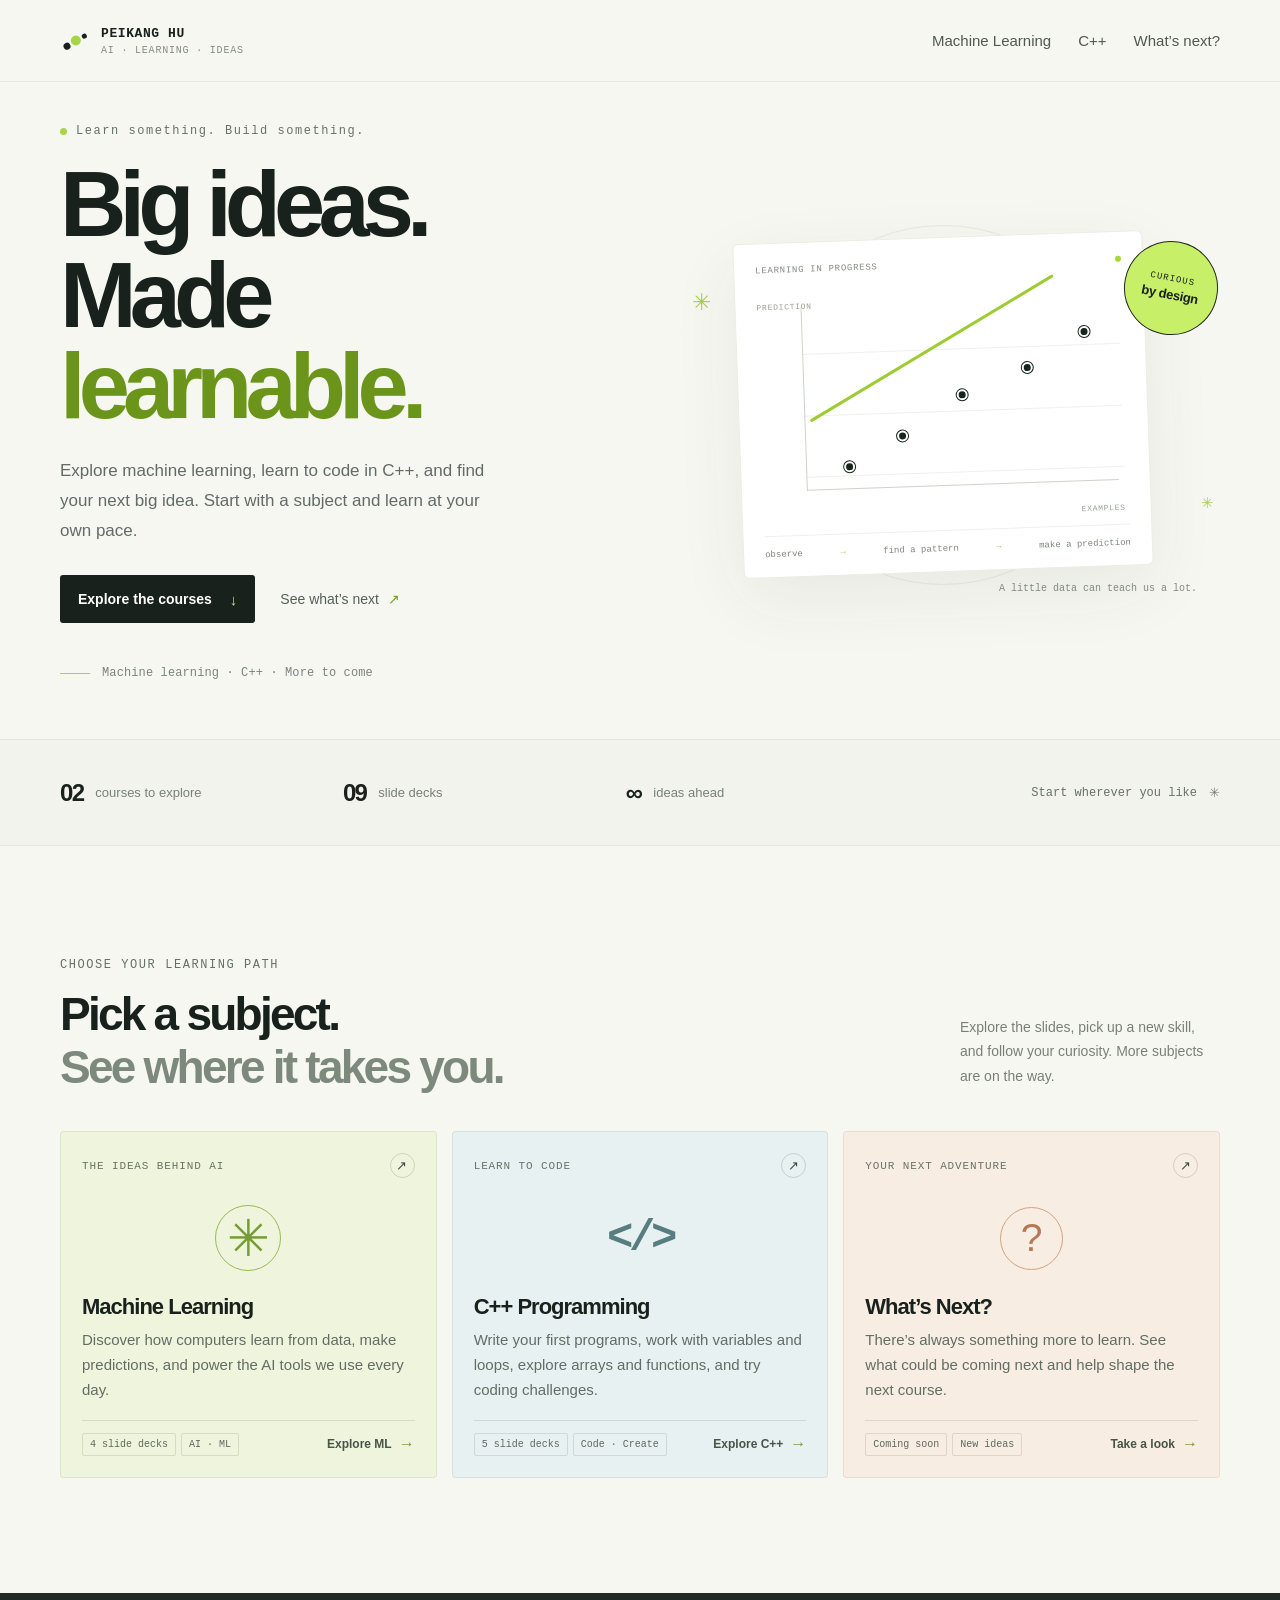
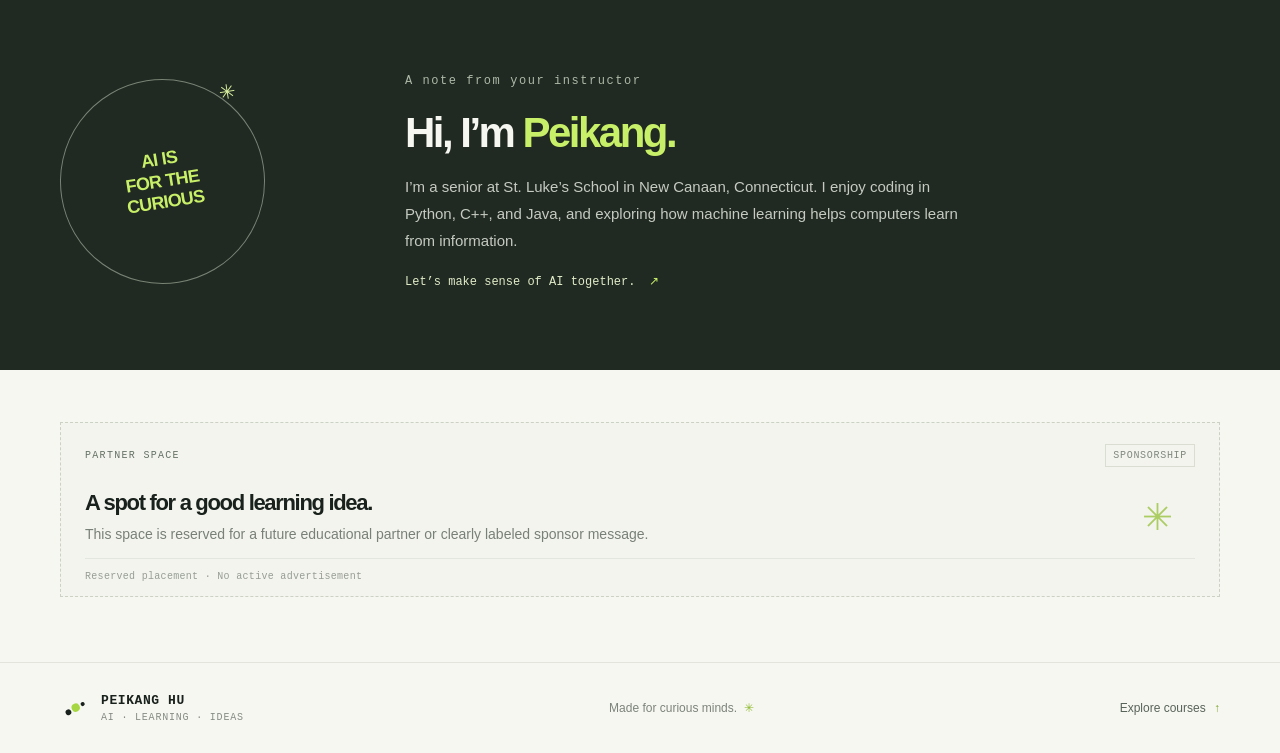
<file: index.html>
<!doctype html>
<html lang="en">
  <head>
    <meta charset="utf-8" />
    <meta name="viewport" content="width=device-width, initial-scale=1" />
    <meta
      name="description"
      content="Explore Peikang Hu's beginner-friendly artificial intelligence and machine learning workshop."
    />
    <meta name="theme-color" content="#f7f7f2" />
    <title>Peikang Hu — AI, made learnable</title>
    <link rel="icon" href="assets/mark.svg" type="image/svg+xml" />
    <link rel="stylesheet" href="styles.css" />
    <script src="script.js" defer></script>
  </head>
  <body>
    <a class="skip-link" href="#main">Skip to content</a>
    <header class="site-header">
      <a class="brand" href="index.html" aria-label="Peikang Hu home">
        <span class="brand-mark" aria-hidden="true"><span></span><span></span><span></span></span>
        <span>PEIKANG HU <small>AI · LEARNING · IDEAS</small></span>
      </a>
      <button class="menu-toggle" type="button" aria-expanded="false" aria-controls="site-nav">
        <span class="sr-only">Toggle navigation</span>
        <span></span><span></span>
      </button>
      <nav class="site-nav" id="site-nav" aria-label="Main navigation">
        <a href="slides.html">Machine Learning</a>
        <a href="cpp.html">C++</a>
        <a href="next.html">What’s next?</a>
      </nav>
    </header>

    <main id="main">
      <section class="hero wrap">
        <div class="hero-copy">
          <p class="eyebrow"><span class="eyebrow-dot"></span> Learn something. Build something.</p>
          <h1>Big ideas.<br />Made <span>learnable.</span></h1>
          <p class="hero-intro">
            Explore machine learning, learn to code in C++, and find your next big idea. Start with
            a subject and learn at your own pace.
          </p>
          <div class="hero-actions">
            <a class="button button-dark" href="#courses">Explore the courses <span aria-hidden="true">↓</span></a>
            <a class="text-link" href="next.html">See what’s next <span aria-hidden="true">↗</span></a>
          </div>
          <div class="hero-note"><span class="note-line"></span> Machine learning · C++ · More to come</div>
        </div>

        <div class="hero-art" aria-label="Illustration of data points and a learning curve" role="img">
          <div class="art-orbit orbit-one"></div>
          <div class="art-orbit orbit-two"></div>
          <div class="art-spark spark-one">✳</div>
          <div class="art-spark spark-two">✳</div>
          <div class="art-card">
            <div class="art-card-top"><span>LEARNING IN PROGRESS</span><span class="status-dot"></span></div>
            <div class="chart">
              <span class="chart-label label-y">PREDICTION</span>
              <span class="chart-label label-x">EXAMPLES</span>
              <span class="chart-grid grid-a"></span>
              <span class="chart-grid grid-b"></span>
              <span class="chart-grid grid-c"></span>
              <span class="chart-axis axis-y"></span>
              <span class="chart-axis axis-x"></span>
              <span class="chart-line"></span>
              <i class="point point-a"></i><i class="point point-b"></i><i class="point point-c"></i>
              <i class="point point-d"></i><i class="point point-e"></i>
            </div>
            <div class="art-card-bottom"><span>observe</span><b>→</b><span>find a pattern</span><b>→</b><span>make a prediction</span></div>
          </div>
          <div class="art-sticker"><span>CURIOUS</span><b>by design</b></div>
          <span class="art-caption">A little data can teach us a lot.</span>
        </div>
      </section>

      <section class="quick-facts" aria-label="Learning library details">
        <div class="wrap facts-inner">
          <p><strong>02</strong><span>courses to explore</span></p>
          <p><strong>09</strong><span>slide decks</span></p>
          <p><strong>∞</strong><span>ideas ahead</span></p>
          <p class="facts-aside">Start wherever you like <span aria-hidden="true">✳</span></p>
        </div>
      </section>

      <section class="section wrap" id="courses">
        <div class="section-heading">
          <div>
            <p class="eyebrow">CHOOSE YOUR LEARNING PATH</p>
            <h2>Pick a subject.<br /><span>See where it takes you.</span></h2>
          </div>
          <p class="section-aside">Explore the slides, pick up a new skill, and follow your curiosity. More subjects are on the way.</p>
        </div>
        <div class="course-grid">
          <a class="course-card course-machine-learning" href="slides.html">
            <div class="course-card-top"><span>THE IDEAS BEHIND AI</span><span class="card-arrow" aria-hidden="true">↗</span></div>
            <div class="course-art art-sun" aria-hidden="true"><span>✳</span></div>
            <h3>Machine Learning</h3>
            <p>Discover how computers learn from data, make predictions, and power the AI tools we use every day.</p>
            <div class="course-card-bottom"><span class="tag-row"><span>4 slide decks</span><span>AI · ML</span></span><span class="course-link">Explore ML <b aria-hidden="true">→</b></span></div>
          </a>
          <a class="course-card course-cpp" href="cpp.html">
            <div class="course-card-top"><span>LEARN TO CODE</span><span class="card-arrow" aria-hidden="true">↗</span></div>
            <div class="course-art art-code" aria-hidden="true"><span>&lt;/&gt;</span></div>
            <h3>C++ Programming</h3>
            <p>Write your first programs, work with variables and loops, explore arrays and functions, and try coding challenges.</p>
            <div class="course-card-bottom"><span class="tag-row"><span>5 slide decks</span><span>Code · Create</span></span><span class="course-link">Explore C++ <b aria-hidden="true">→</b></span></div>
          </a>
          <a class="course-card course-next" href="next.html">
            <div class="course-card-top"><span>YOUR NEXT ADVENTURE</span><span class="card-arrow" aria-hidden="true">↗</span></div>
            <div class="course-art art-next" aria-hidden="true"><span>?</span></div>
            <h3>What’s Next?</h3>
            <p>There’s always something more to learn. See what could be coming next and help shape the next course.</p>
            <div class="course-card-bottom"><span class="tag-row"><span>Coming soon</span><span>New ideas</span></span><span class="course-link">Take a look <b aria-hidden="true">→</b></span></div>
          </a>
        </div>
      </section>

      <section class="about-section" id="about">
        <div class="wrap about-layout">
          <div class="about-stamp" aria-hidden="true"><span>AI IS<br />FOR THE<br />CURIOUS</span><i>✳</i></div>
          <div class="about-copy">
            <p class="eyebrow">A note from your instructor</p>
            <h2>Hi, I’m <span>Peikang.</span></h2>
            <p>
              I’m a senior at St. Luke’s School in New Canaan, Connecticut. I enjoy coding
              in Python, C++, and Java, and exploring how machine learning helps computers learn
              from information.
            </p>
            <p class="about-signoff">Let’s make sense of AI together. <span aria-hidden="true">↗</span></p>
          </div>
        </div>
      </section>

      <section class="sponsor-section wrap" aria-label="Advertising and sponsorship">
        <div class="sponsor-label"><span class="eyebrow">PARTNER SPACE</span><span class="sponsor-pill">SPONSORSHIP</span></div>
        <div class="sponsor-content">
          <div><h2>A spot for a good learning idea.</h2><p>This space is reserved for a future educational partner or clearly labeled sponsor message.</p></div>
          <span class="sponsor-mark" aria-hidden="true">✳</span>
        </div>
        <p class="sponsor-foot">Reserved placement · No active advertisement</p>
      </section>
    </main>

    <footer class="site-footer">
      <div class="wrap footer-inner">
        <a class="brand footer-brand" href="index.html">
          <span class="brand-mark" aria-hidden="true"><span></span><span></span><span></span></span>
          <span>PEIKANG HU <small>AI · LEARNING · IDEAS</small></span>
        </a>
        <p>Made for curious minds. <span aria-hidden="true">✳</span></p>
        <a class="footer-link" href="#courses">Explore courses <span aria-hidden="true">↑</span></a>
      </div>
    </footer>
  </body>
</html>
</file>
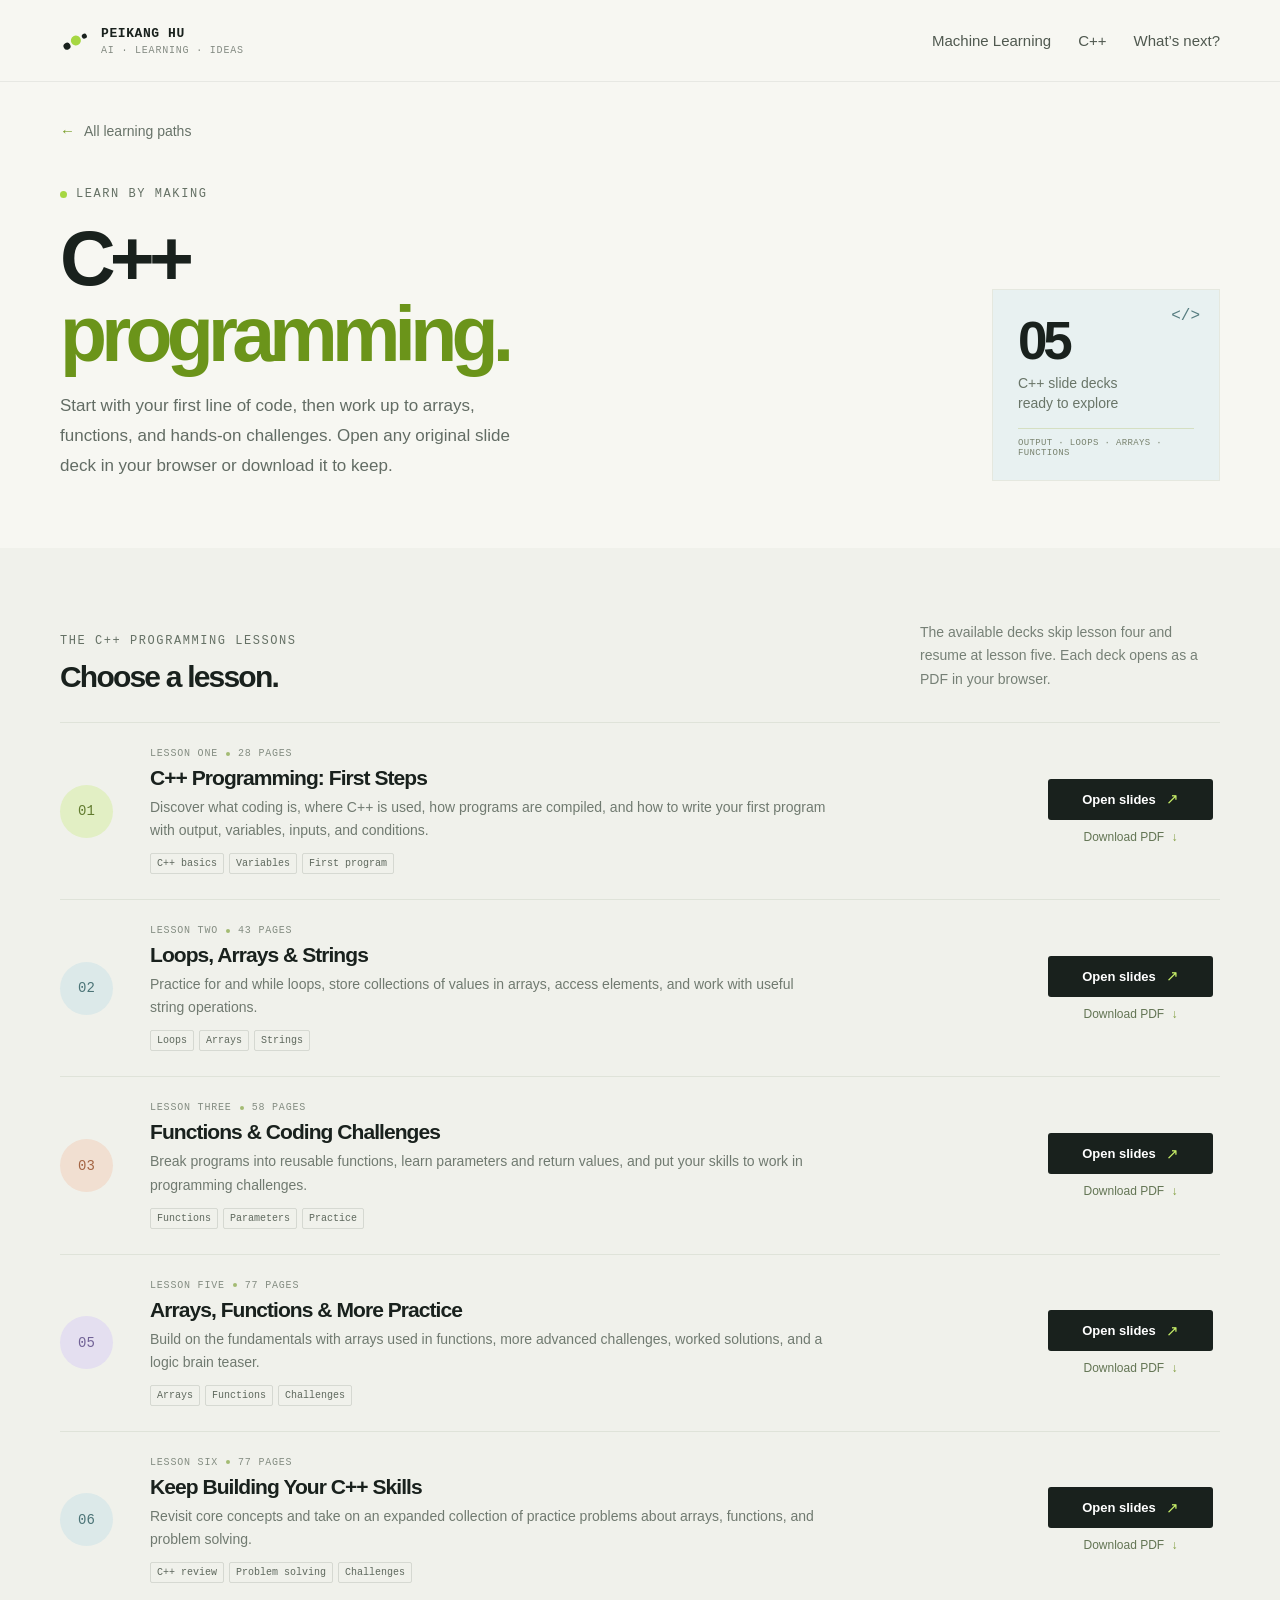
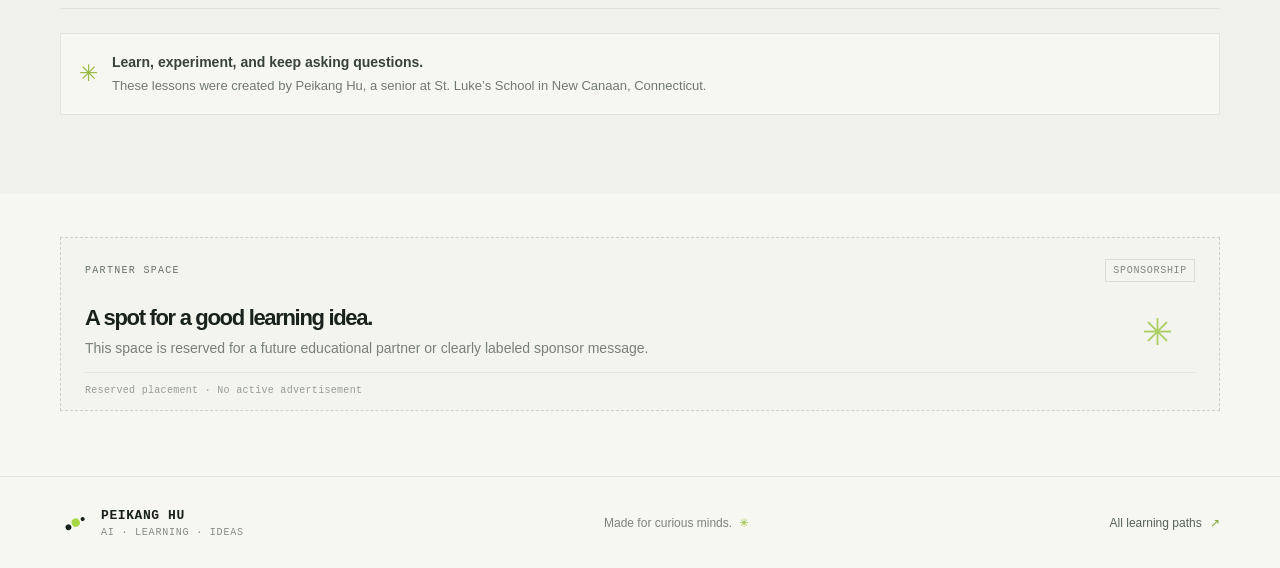
<file: cpp.html>
<!doctype html>
<html lang="en">
  <head>
    <meta charset="utf-8" />
    <meta name="viewport" content="width=device-width, initial-scale=1" />
    <meta name="description" content="Explore Peikang Hu's C++ programming lessons, with slide decks on coding basics, loops, arrays, functions, and practice challenges." />
    <meta name="theme-color" content="#f7f7f2" />
    <title>C++ Programming — Peikang Hu</title>
    <link rel="icon" href="assets/mark.svg" type="image/svg+xml" />
    <link rel="stylesheet" href="styles.css" />
    <script src="script.js" defer></script>
  </head>
  <body>
    <a class="skip-link" href="#main">Skip to content</a>
    <header class="site-header">
      <a class="brand" href="index.html" aria-label="Peikang Hu home">
        <span class="brand-mark" aria-hidden="true"><span></span><span></span><span></span></span>
        <span>PEIKANG HU <small>AI · LEARNING · IDEAS</small></span>
      </a>
      <button class="menu-toggle" type="button" aria-expanded="false" aria-controls="site-nav">
        <span class="sr-only">Toggle navigation</span>
        <span></span><span></span>
      </button>
      <nav class="site-nav" id="site-nav" aria-label="Main navigation">
        <a href="slides.html">Machine Learning</a>
        <a href="cpp.html" aria-current="page">C++</a>
        <a href="next.html">What’s next?</a>
      </nav>
    </header>

    <main id="main">
      <section class="slides-hero cpp-hero wrap">
        <a class="back-link" href="index.html#courses"><span aria-hidden="true">←</span> All learning paths</a>
        <div class="slides-hero-layout">
          <div>
            <p class="eyebrow"><span class="eyebrow-dot"></span> LEARN BY MAKING</p>
            <h1>C++<br /><span>programming.</span></h1>
            <p class="hero-intro">Start with your first line of code, then work up to arrays, functions, and hands-on challenges. Open any original slide deck in your browser or download it to keep.</p>
          </div>
          <div class="slides-count-card cpp-count-card">
            <span class="count-spark" aria-hidden="true">&lt;/&gt;</span>
            <strong>05</strong>
            <span>C++ slide decks<br />ready to explore</span>
            <div class="count-rule"></div>
            <small>OUTPUT · LOOPS · ARRAYS · FUNCTIONS</small>
          </div>
        </div>
      </section>

      <section class="slides-list-section">
        <div class="wrap">
          <div class="list-heading">
            <div><p class="eyebrow">THE C++ PROGRAMMING LESSONS</p><h2>Choose a lesson.</h2></div>
            <p>The available decks skip lesson four and resume at lesson five. Each deck opens as a PDF in your browser.</p>
          </div>
          <div class="slide-list">
            <article class="slide-item" id="cpp-week-1">
              <div class="slide-number number-lime">01</div>
              <div class="slide-info">
                <div class="slide-meta"><span>LESSON ONE</span><span class="meta-dot"></span><span>28 PAGES</span></div>
                <h3>C++ Programming: First Steps</h3>
                <p>Discover what coding is, where C++ is used, how programs are compiled, and how to write your first program with output, variables, inputs, and conditions.</p>
                <div class="tag-row"><span>C++ basics</span><span>Variables</span><span>First program</span></div>
              </div>
              <div class="slide-actions">
                <a class="button button-dark" href="assets/cpp-slides/cpp-week-1.pdf" target="_blank" rel="noopener">Open slides <span aria-hidden="true">↗</span></a>
                <a class="download-link" href="assets/cpp-slides/cpp-week-1.pdf" download="C++-Programming-Lesson-1.pdf">Download PDF <span aria-hidden="true">↓</span></a>
              </div>
            </article>
            <article class="slide-item" id="cpp-week-2">
              <div class="slide-number number-blue">02</div>
              <div class="slide-info">
                <div class="slide-meta"><span>LESSON TWO</span><span class="meta-dot"></span><span>43 PAGES</span></div>
                <h3>Loops, Arrays & Strings</h3>
                <p>Practice for and while loops, store collections of values in arrays, access elements, and work with useful string operations.</p>
                <div class="tag-row"><span>Loops</span><span>Arrays</span><span>Strings</span></div>
              </div>
              <div class="slide-actions">
                <a class="button button-dark" href="assets/cpp-slides/cpp-week-2.pdf" target="_blank" rel="noopener">Open slides <span aria-hidden="true">↗</span></a>
                <a class="download-link" href="assets/cpp-slides/cpp-week-2.pdf" download="C++-Programming-Lesson-2.pdf">Download PDF <span aria-hidden="true">↓</span></a>
              </div>
            </article>
            <article class="slide-item" id="cpp-week-3">
              <div class="slide-number number-peach">03</div>
              <div class="slide-info">
                <div class="slide-meta"><span>LESSON THREE</span><span class="meta-dot"></span><span>58 PAGES</span></div>
                <h3>Functions & Coding Challenges</h3>
                <p>Break programs into reusable functions, learn parameters and return values, and put your skills to work in programming challenges.</p>
                <div class="tag-row"><span>Functions</span><span>Parameters</span><span>Practice</span></div>
              </div>
              <div class="slide-actions">
                <a class="button button-dark" href="assets/cpp-slides/cpp-week-3.pdf" target="_blank" rel="noopener">Open slides <span aria-hidden="true">↗</span></a>
                <a class="download-link" href="assets/cpp-slides/cpp-week-3.pdf" download="C++-Programming-Lesson-3.pdf">Download PDF <span aria-hidden="true">↓</span></a>
              </div>
            </article>
            <article class="slide-item" id="cpp-week-5">
              <div class="slide-number number-lavender">05</div>
              <div class="slide-info">
                <div class="slide-meta"><span>LESSON FIVE</span><span class="meta-dot"></span><span>77 PAGES</span></div>
                <h3>Arrays, Functions & More Practice</h3>
                <p>Build on the fundamentals with arrays used in functions, more advanced challenges, worked solutions, and a logic brain teaser.</p>
                <div class="tag-row"><span>Arrays</span><span>Functions</span><span>Challenges</span></div>
              </div>
              <div class="slide-actions">
                <a class="button button-dark" href="assets/cpp-slides/cpp-week-5.pdf" target="_blank" rel="noopener">Open slides <span aria-hidden="true">↗</span></a>
                <a class="download-link" href="assets/cpp-slides/cpp-week-5.pdf" download="C++-Programming-Lesson-5.pdf">Download PDF <span aria-hidden="true">↓</span></a>
              </div>
            </article>
            <article class="slide-item" id="cpp-week-6">
              <div class="slide-number number-blue">06</div>
              <div class="slide-info">
                <div class="slide-meta"><span>LESSON SIX</span><span class="meta-dot"></span><span>77 PAGES</span></div>
                <h3>Keep Building Your C++ Skills</h3>
                <p>Revisit core concepts and take on an expanded collection of practice problems about arrays, functions, and problem solving.</p>
                <div class="tag-row"><span>C++ review</span><span>Problem solving</span><span>Challenges</span></div>
              </div>
              <div class="slide-actions">
                <a class="button button-dark" href="assets/cpp-slides/cpp-week-6.pdf" target="_blank" rel="noopener">Open slides <span aria-hidden="true">↗</span></a>
                <a class="download-link" href="assets/cpp-slides/cpp-week-6.pdf" download="C++-Programming-Lesson-6.pdf">Download PDF <span aria-hidden="true">↓</span></a>
              </div>
            </article>
          </div>
          <div class="instructor-note"><span class="note-star" aria-hidden="true">✳</span><p><strong>Learn, experiment, and keep asking questions.</strong><br />These lessons were created by Peikang Hu, a senior at St. Luke’s School in New Canaan, Connecticut.</p></div>
        </div>
      </section>

      <section class="sponsor-section sponsor-slides wrap" aria-label="Advertising and sponsorship">
        <div class="sponsor-label"><span class="eyebrow">PARTNER SPACE</span><span class="sponsor-pill">SPONSORSHIP</span></div>
        <div class="sponsor-content"><div><h2>A spot for a good learning idea.</h2><p>This space is reserved for a future educational partner or clearly labeled sponsor message.</p></div><span class="sponsor-mark" aria-hidden="true">✳</span></div>
        <p class="sponsor-foot">Reserved placement · No active advertisement</p>
      </section>
    </main>

    <footer class="site-footer">
      <div class="wrap footer-inner">
        <a class="brand footer-brand" href="index.html"><span class="brand-mark" aria-hidden="true"><span></span><span></span><span></span></span><span>PEIKANG HU <small>AI · LEARNING · IDEAS</small></span></a>
        <p>Made for curious minds. <span aria-hidden="true">✳</span></p>
        <a class="footer-link" href="index.html#courses">All learning paths <span aria-hidden="true">↗</span></a>
      </div>
    </footer>
  </body>
</html>
</file>
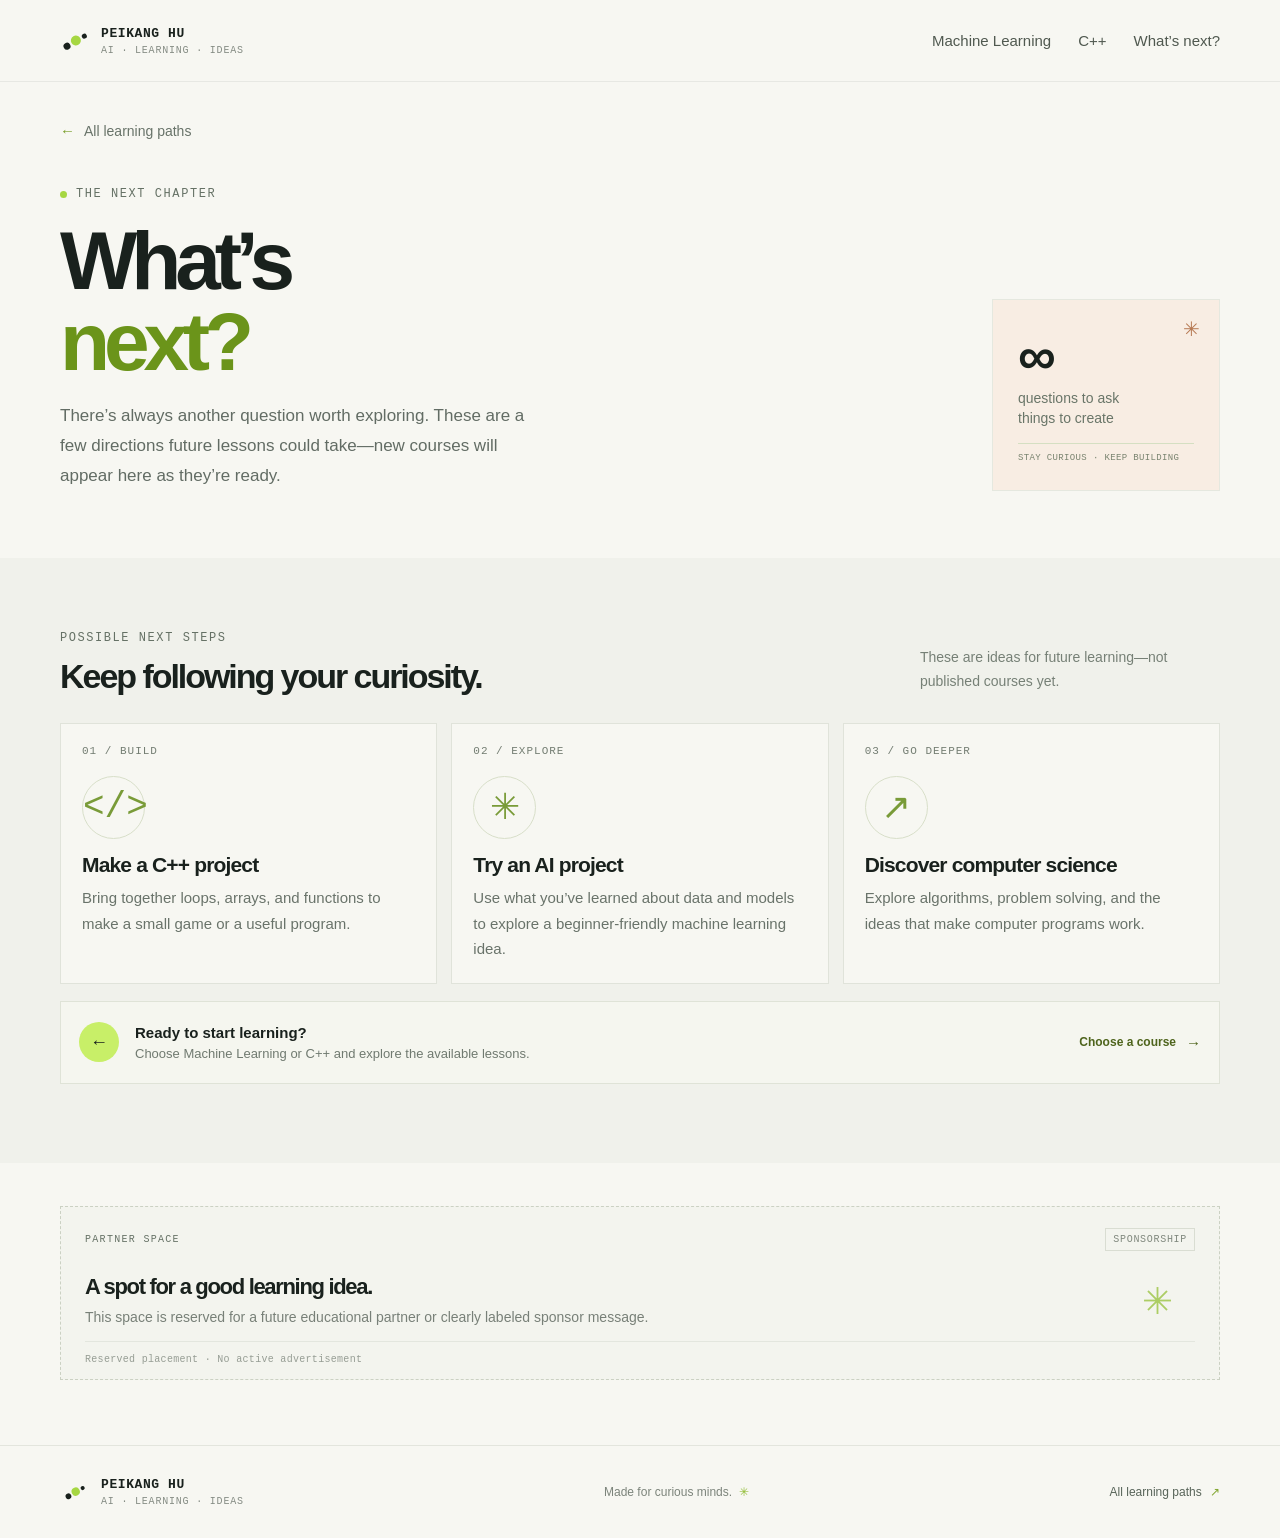
<file: next.html>
<!doctype html>
<html lang="en">
  <head>
    <meta charset="utf-8" />
    <meta name="viewport" content="width=device-width, initial-scale=1" />
    <meta name="description" content="See possible next steps in learning C++, artificial intelligence, and computer science with Peikang Hu." />
    <meta name="theme-color" content="#f7f7f2" />
    <title>What’s next? — Peikang Hu</title>
    <link rel="icon" href="assets/mark.svg" type="image/svg+xml" />
    <link rel="stylesheet" href="styles.css" />
    <script src="script.js" defer></script>
  </head>
  <body>
    <a class="skip-link" href="#main">Skip to content</a>
    <header class="site-header">
      <a class="brand" href="index.html" aria-label="Peikang Hu home">
        <span class="brand-mark" aria-hidden="true"><span></span><span></span><span></span></span>
        <span>PEIKANG HU <small>AI · LEARNING · IDEAS</small></span>
      </a>
      <button class="menu-toggle" type="button" aria-expanded="false" aria-controls="site-nav">
        <span class="sr-only">Toggle navigation</span>
        <span></span><span></span>
      </button>
      <nav class="site-nav" id="site-nav" aria-label="Main navigation">
        <a href="slides.html">Machine Learning</a>
        <a href="cpp.html">C++</a>
        <a href="next.html" aria-current="page">What’s next?</a>
      </nav>
    </header>

    <main id="main">
      <section class="slides-hero next-hero wrap">
        <a class="back-link" href="index.html#courses"><span aria-hidden="true">←</span> All learning paths</a>
        <div class="slides-hero-layout">
          <div>
            <p class="eyebrow"><span class="eyebrow-dot"></span> THE NEXT CHAPTER</p>
            <h1>What’s<br /><span>next?</span></h1>
            <p class="hero-intro">There’s always another question worth exploring. These are a few directions future lessons could take—new courses will appear here as they’re ready.</p>
          </div>
          <div class="slides-count-card next-count-card">
            <span class="count-spark" aria-hidden="true">✳</span>
            <strong>∞</strong>
            <span>questions to ask<br />things to create</span>
            <div class="count-rule"></div>
            <small>STAY CURIOUS · KEEP BUILDING</small>
          </div>
        </div>
      </section>

      <section class="slides-list-section next-section">
        <div class="wrap">
          <div class="list-heading">
            <div><p class="eyebrow">POSSIBLE NEXT STEPS</p><h2>Keep following your curiosity.</h2></div>
            <p>These are ideas for future learning—not published courses yet.</p>
          </div>
          <div class="next-ideas">
            <article class="next-idea">
              <span class="next-idea-number">01 / BUILD</span>
              <span class="next-idea-icon" aria-hidden="true">&lt;/&gt;</span>
              <h3>Make a C++ project</h3>
              <p>Bring together loops, arrays, and functions to make a small game or a useful program.</p>
            </article>
            <article class="next-idea">
              <span class="next-idea-number">02 / EXPLORE</span>
              <span class="next-idea-icon" aria-hidden="true">✳</span>
              <h3>Try an AI project</h3>
              <p>Use what you’ve learned about data and models to explore a beginner-friendly machine learning idea.</p>
            </article>
            <article class="next-idea">
              <span class="next-idea-number">03 / GO DEEPER</span>
              <span class="next-idea-icon" aria-hidden="true">↗</span>
              <h3>Discover computer science</h3>
              <p>Explore algorithms, problem solving, and the ideas that make computer programs work.</p>
            </article>
          </div>
          <a class="next-back-card" href="index.html#courses">
            <span class="banner-icon" aria-hidden="true">←</span>
            <span><strong>Ready to start learning?</strong><small>Choose Machine Learning or C++ and explore the available lessons.</small></span>
            <span class="banner-link">Choose a course <b aria-hidden="true">→</b></span>
          </a>
        </div>
      </section>

      <section class="sponsor-section sponsor-slides wrap" aria-label="Advertising and sponsorship">
        <div class="sponsor-label"><span class="eyebrow">PARTNER SPACE</span><span class="sponsor-pill">SPONSORSHIP</span></div>
        <div class="sponsor-content"><div><h2>A spot for a good learning idea.</h2><p>This space is reserved for a future educational partner or clearly labeled sponsor message.</p></div><span class="sponsor-mark" aria-hidden="true">✳</span></div>
        <p class="sponsor-foot">Reserved placement · No active advertisement</p>
      </section>
    </main>

    <footer class="site-footer">
      <div class="wrap footer-inner">
        <a class="brand footer-brand" href="index.html"><span class="brand-mark" aria-hidden="true"><span></span><span></span><span></span></span><span>PEIKANG HU <small>AI · LEARNING · IDEAS</small></span></a>
        <p>Made for curious minds. <span aria-hidden="true">✳</span></p>
        <a class="footer-link" href="index.html#courses">All learning paths <span aria-hidden="true">↗</span></a>
      </div>
    </footer>
  </body>
</html>
</file>
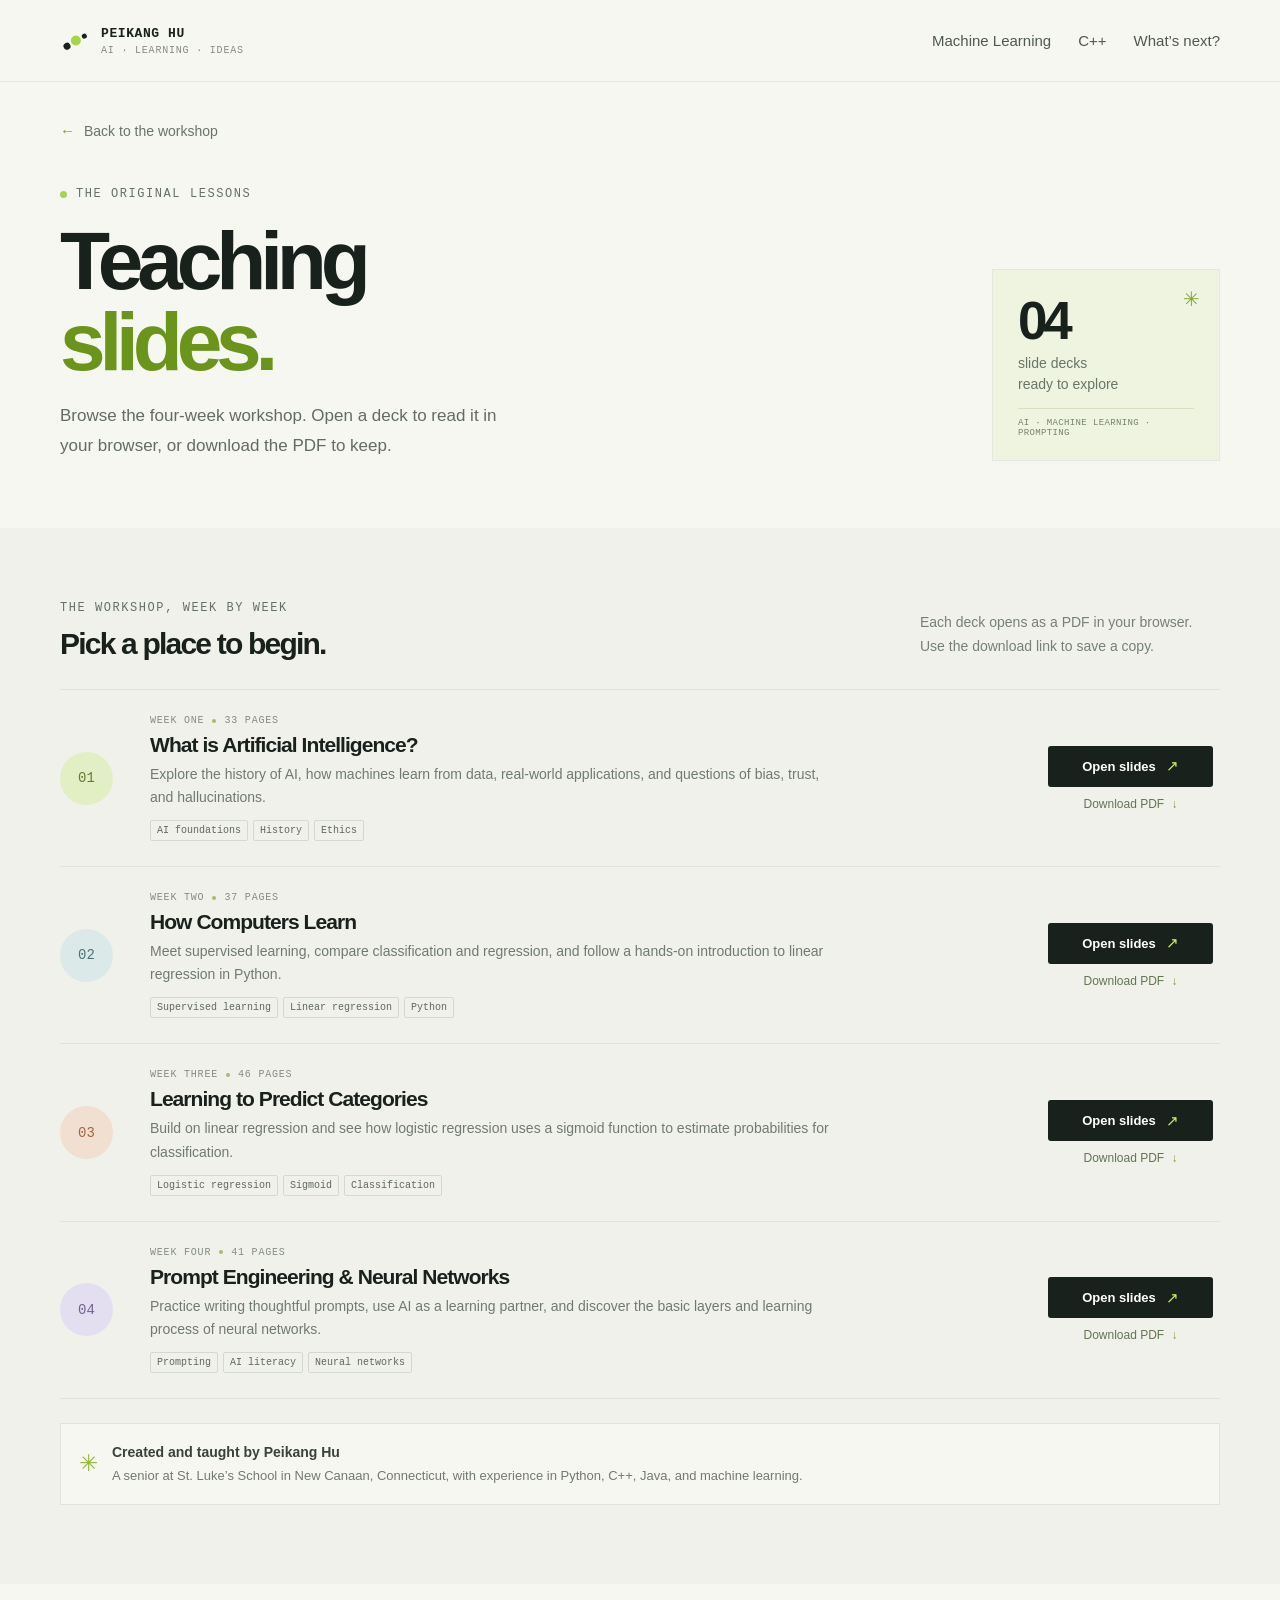
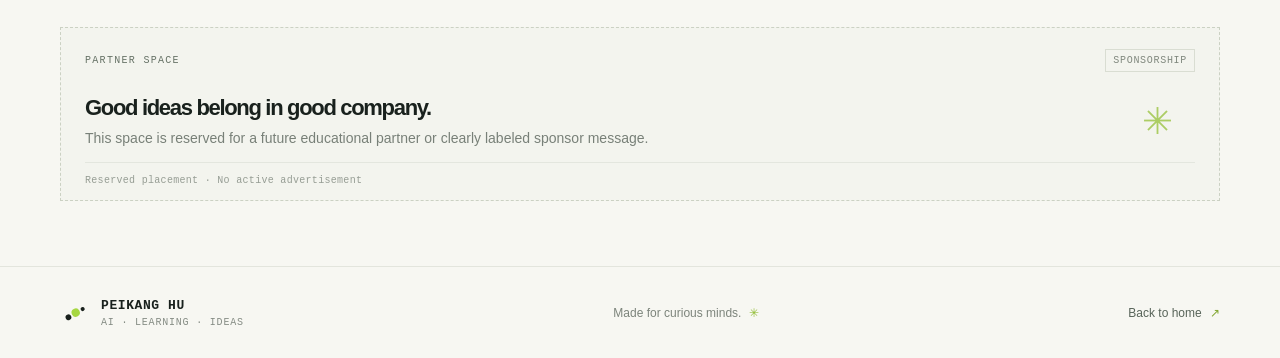
<file: slides.html>
<!doctype html>
<html lang="en">
  <head>
    <meta charset="utf-8" />
    <meta name="viewport" content="width=device-width, initial-scale=1" />
    <meta
      name="description"
      content="Browse and open Peikang Hu's four artificial intelligence and machine learning teaching slide decks."
    />
    <meta name="theme-color" content="#f7f7f2" />
    <title>Teaching slides — Peikang Hu</title>
    <link rel="icon" href="assets/mark.svg" type="image/svg+xml" />
    <link rel="stylesheet" href="styles.css" />
    <script src="script.js" defer></script>
  </head>
  <body>
    <a class="skip-link" href="#main">Skip to content</a>
    <header class="site-header">
      <a class="brand" href="index.html" aria-label="Peikang Hu home">
        <span class="brand-mark" aria-hidden="true"><span></span><span></span><span></span></span>
        <span>PEIKANG HU <small>AI · LEARNING · IDEAS</small></span>
      </a>
      <button class="menu-toggle" type="button" aria-expanded="false" aria-controls="site-nav">
        <span class="sr-only">Toggle navigation</span>
        <span></span><span></span>
      </button>
      <nav class="site-nav" id="site-nav" aria-label="Main navigation">
        <a href="slides.html" aria-current="page">Machine Learning</a>
        <a href="cpp.html">C++</a>
        <a href="next.html">What’s next?</a>
      </nav>
    </header>

    <main id="main">
      <section class="slides-hero wrap">
        <a class="back-link" href="index.html"><span aria-hidden="true">←</span> Back to the workshop</a>
        <div class="slides-hero-layout">
          <div>
            <p class="eyebrow"><span class="eyebrow-dot"></span> THE ORIGINAL LESSONS</p>
            <h1>Teaching<br /><span>slides.</span></h1>
            <p class="hero-intro">
              Browse the four-week workshop. Open a deck to read it in your browser, or
              download the PDF to keep.
            </p>
          </div>
          <div class="slides-count-card">
            <span class="count-spark" aria-hidden="true">✳</span>
            <strong>04</strong>
            <span>slide decks<br />ready to explore</span>
            <div class="count-rule"></div>
            <small>AI · MACHINE LEARNING · PROMPTING</small>
          </div>
        </div>
      </section>

      <section class="slides-list-section">
        <div class="wrap">
          <div class="list-heading">
            <div><p class="eyebrow">THE WORKSHOP, WEEK BY WEEK</p><h2>Pick a place to begin.</h2></div>
            <p>Each deck opens as a PDF in your browser. Use the download link to save a copy.</p>
          </div>
          <div class="slide-list">
            <article class="slide-item" id="week-1">
              <div class="slide-number number-lime">01</div>
              <div class="slide-info">
                <div class="slide-meta"><span>WEEK ONE</span><span class="meta-dot"></span><span>33 PAGES</span></div>
                <h3>What is Artificial Intelligence?</h3>
                <p>Explore the history of AI, how machines learn from data, real-world applications, and questions of bias, trust, and hallucinations.</p>
                <div class="tag-row"><span>AI foundations</span><span>History</span><span>Ethics</span></div>
              </div>
              <div class="slide-actions">
                <a class="button button-dark" href="assets/slides/week-1.pdf" target="_blank" rel="noopener">Open slides <span aria-hidden="true">↗</span></a>
                <a class="download-link" href="assets/slides/week-1.pdf" download="AI-Workshop-Week-1.pdf">Download PDF <span aria-hidden="true">↓</span></a>
              </div>
            </article>
            <article class="slide-item" id="week-2">
              <div class="slide-number number-blue">02</div>
              <div class="slide-info">
                <div class="slide-meta"><span>WEEK TWO</span><span class="meta-dot"></span><span>37 PAGES</span></div>
                <h3>How Computers Learn</h3>
                <p>Meet supervised learning, compare classification and regression, and follow a hands-on introduction to linear regression in Python.</p>
                <div class="tag-row"><span>Supervised learning</span><span>Linear regression</span><span>Python</span></div>
              </div>
              <div class="slide-actions">
                <a class="button button-dark" href="assets/slides/week-2.pdf" target="_blank" rel="noopener">Open slides <span aria-hidden="true">↗</span></a>
                <a class="download-link" href="assets/slides/week-2.pdf" download="AI-Workshop-Week-2.pdf">Download PDF <span aria-hidden="true">↓</span></a>
              </div>
            </article>
            <article class="slide-item" id="week-3">
              <div class="slide-number number-peach">03</div>
              <div class="slide-info">
                <div class="slide-meta"><span>WEEK THREE</span><span class="meta-dot"></span><span>46 PAGES</span></div>
                <h3>Learning to Predict Categories</h3>
                <p>Build on linear regression and see how logistic regression uses a sigmoid function to estimate probabilities for classification.</p>
                <div class="tag-row"><span>Logistic regression</span><span>Sigmoid</span><span>Classification</span></div>
              </div>
              <div class="slide-actions">
                <a class="button button-dark" href="assets/slides/week-3.pdf" target="_blank" rel="noopener">Open slides <span aria-hidden="true">↗</span></a>
                <a class="download-link" href="assets/slides/week-3.pdf" download="AI-Workshop-Week-3.pdf">Download PDF <span aria-hidden="true">↓</span></a>
              </div>
            </article>
            <article class="slide-item" id="week-4">
              <div class="slide-number number-lavender">04</div>
              <div class="slide-info">
                <div class="slide-meta"><span>WEEK FOUR</span><span class="meta-dot"></span><span>41 PAGES</span></div>
                <h3>Prompt Engineering & Neural Networks</h3>
                <p>Practice writing thoughtful prompts, use AI as a learning partner, and discover the basic layers and learning process of neural networks.</p>
                <div class="tag-row"><span>Prompting</span><span>AI literacy</span><span>Neural networks</span></div>
              </div>
              <div class="slide-actions">
                <a class="button button-dark" href="assets/slides/week-4.pdf" target="_blank" rel="noopener">Open slides <span aria-hidden="true">↗</span></a>
                <a class="download-link" href="assets/slides/week-4.pdf" download="AI-Workshop-Week-4.pdf">Download PDF <span aria-hidden="true">↓</span></a>
              </div>
            </article>
          </div>
          <div class="instructor-note"><span class="note-star" aria-hidden="true">✳</span><p><strong>Created and taught by Peikang Hu</strong><br />A senior at St. Luke’s School in New Canaan, Connecticut, with experience in Python, C++, Java, and machine learning.</p></div>
        </div>
      </section>

      <section class="sponsor-section sponsor-slides wrap" aria-label="Advertising and sponsorship">
        <div class="sponsor-label"><span class="eyebrow">PARTNER SPACE</span><span class="sponsor-pill">SPONSORSHIP</span></div>
        <div class="sponsor-content">
          <div><h2>Good ideas belong in good company.</h2><p>This space is reserved for a future educational partner or clearly labeled sponsor message.</p></div>
          <span class="sponsor-mark" aria-hidden="true">✳</span>
        </div>
        <p class="sponsor-foot">Reserved placement · No active advertisement</p>
      </section>
    </main>

    <footer class="site-footer">
      <div class="wrap footer-inner">
        <a class="brand footer-brand" href="index.html">
          <span class="brand-mark" aria-hidden="true"><span></span><span></span><span></span></span>
          <span>PEIKANG HU <small>AI · LEARNING · IDEAS</small></span>
        </a>
        <p>Made for curious minds. <span aria-hidden="true">✳</span></p>
        <a class="footer-link" href="index.html">Back to home <span aria-hidden="true">↗</span></a>
      </div>
    </footer>
  </body>
</html>
</file>
<file: styles.css>
:root {
  font-family: "DM Sans", "Segoe UI", sans-serif;
  color: #19211d;
  background: #f7f7f2;
  font-synthesis: none;
  text-rendering: optimizeLegibility;
  --ink: #19211d;
  --muted: #6d766f;
  --paper: #f7f7f2;
  --green: #c8ef68;
  --line: #e3e5dd;
  --mono: "DM Mono", Consolas, monospace;
  --display: "Manrope", "Segoe UI", sans-serif;
}

* { box-sizing: border-box; }
html { scroll-behavior: smooth; scroll-padding-top: 90px; }
body { min-width: 320px; margin: 0; }
a { color: inherit; text-decoration: none; }
button { font: inherit; }
.wrap { width: min(1160px, calc(100% - 64px)); margin-inline: auto; }
.sr-only, .skip-link:not(:focus) { position: absolute; width: 1px; height: 1px; overflow: hidden; clip: rect(0, 0, 0, 0); white-space: nowrap; }
.skip-link:focus { position: fixed; z-index: 20; top: 12px; left: 12px; padding: 12px 16px; background: #fff; border: 2px solid var(--ink); }

.site-header { position: sticky; z-index: 10; top: 0; display: flex; height: 82px; align-items: center; justify-content: space-between; padding: 0 max(32px, calc((100vw - 1160px) / 2)); border-bottom: 1px solid rgb(25 33 29 / 7%); background: rgb(247 247 242 / 94%); backdrop-filter: blur(16px); }
.brand { display: inline-flex; align-items: center; gap: 11px; font: 700 12px var(--mono); letter-spacing: .045em; }
.brand small { display: block; margin-top: 4px; color: #858c84; font: 400 8px var(--mono); letter-spacing: .08em; }
.brand-mark { display: flex; width: 30px; height: 30px; align-items: center; justify-content: center; gap: 2px; transform: rotate(-30deg); }
.brand-mark span { width: 7px; height: 7px; border-radius: 50%; background: var(--ink); }
.brand-mark span:nth-child(2) { width: 10px; height: 10px; background: #a6d742; }
.brand-mark span:nth-child(3) { width: 5px; height: 5px; }
.site-nav { display: flex; align-items: center; gap: 36px; color: #505950; font-size: 13px; }
.site-nav > a:not(.nav-cta):hover, .footer-link:hover { color: #5b8315; }
.nav-cta { padding: 12px 16px; border: 1px solid #dfe2d9; border-radius: 4px; color: var(--ink); font-weight: 600; }
.nav-cta span { margin-left: 9px; color: #6b941a; }
.menu-toggle { display: none; }

.hero { display: grid; min-height: 604px; grid-template-columns: 1.02fr .98fr; align-items: center; gap: 30px; padding-top: 42px; padding-bottom: 54px; }
.hero-copy { position: relative; z-index: 1; padding-bottom: 5px; }
.eyebrow { display: flex; align-items: center; gap: 9px; margin: 0 0 21px; color: #657165; font: 500 10px var(--mono); letter-spacing: .13em; }
.eyebrow-dot, .status-dot, .meta-dot { display: inline-block; width: 7px; height: 7px; border-radius: 50%; background: #a6d742; }
h1, h2, h3, p { margin-top: 0; }
.hero h1, .slides-hero h1 { margin: 0; font: 600 clamp(58px, 7.2vw, 92px)/.99 var(--display); letter-spacing: -.075em; }
.hero h1 span, .slides-hero h1 span { color: #6b941a; }
.hero-intro { max-width: 450px; margin: 24px 0 0; color: #626c64; font-size: 16px; line-height: 1.75; }
.hero-actions { display: flex; align-items: center; gap: 25px; margin-top: 30px; }
.button { display: inline-flex; min-height: 48px; align-items: center; justify-content: center; gap: 18px; padding: 0 18px; border: 0; border-radius: 3px; font-size: 12px; font-weight: 600; transition: transform .2s, background .2s; }
.button:hover { transform: translateY(-2px); }
.button-dark { background: var(--ink); color: white; }
.button-dark:hover { background: #344238; }
.button-dark span { color: var(--green); font-size: 15px; }
.text-link { color: #546158; font-size: 12px; }
.text-link span { padding-left: 5px; color: #759b28; }
.hero-note { display: flex; align-items: center; gap: 12px; margin-top: 43px; color: #7b847c; font: 400 10px var(--mono); letter-spacing: .01em; }
.note-line { width: 30px; height: 1px; background: #b4c18f; }

.hero-art { position: relative; display: grid; min-height: 420px; place-items: center; isolation: isolate; }
.art-orbit { position: absolute; z-index: -1; width: 360px; height: 360px; border: 1px solid #e6e9df; border-radius: 50%; }
.orbit-two { width: 290px; height: 290px; border-color: #ebede6; }
.art-card { width: min(100%, 410px); padding: 22px 21px 17px; border: 1px solid #ebede5; border-radius: 6px; background: #fff; box-shadow: 0 22px 70px rgb(40 55 40 / 7%); transform: rotate(-2deg); }
.art-card-top { display: flex; align-items: center; justify-content: space-between; color: #828b80; font: 400 8px var(--mono); letter-spacing: .08em; }
.status-dot { width: 6px; height: 6px; }
.chart { position: relative; height: 228px; margin: 22px 4px 10px 44px; }
.chart-grid { position: absolute; right: 0; left: 0; height: 1px; background: #eef0eb; }
.grid-a { top: 25%; }.grid-b { top: 52%; }.grid-c { top: 79%; }
.chart-axis { position: absolute; background: #cdd3ca; }
.axis-y { top: 5%; bottom: 15%; left: 0; width: 1px; }
.axis-x { right: 2%; bottom: 15%; left: 0; height: 1px; }
.chart-label { position: absolute; color: #98a095; font: 400 7px var(--mono); letter-spacing: .09em; }
.label-y { top: 2%; left: -44px; }.label-x { right: 0; bottom: 1%; }
.chart-line { position: absolute; z-index: 1; top: 54%; left: 2%; width: 89%; height: 3px; border-radius: 4px; background: #9dcc35; transform: rotate(-29deg); transform-origin: left; }
.point { position: absolute; z-index: 2; width: 11px; height: 11px; border: 2px solid white; border-radius: 50%; background: #18251d; box-shadow: 0 0 0 1px #18251d; }
.point-a { top: 73%; left: 12%; }.point-b { top: 60%; left: 29%; }.point-c { top: 43%; left: 48%; }.point-d { top: 32%; left: 69%; }.point-e { top: 17%; left: 87%; }
.art-card-bottom { display: flex; justify-content: space-between; padding-top: 13px; border-top: 1px solid #eef0eb; color: #7d867d; font: 400 8px var(--mono); }
.art-card-bottom b { color: #a7d244; font-weight: 500; }
.art-sticker { position: absolute; top: 46px; right: 2px; display: flex; width: 94px; height: 94px; flex-direction: column; align-items: center; justify-content: center; border: 1px solid #20291f; border-radius: 50%; background: var(--green); transform: rotate(11deg); }
.art-sticker span { font: 500 8px var(--mono); letter-spacing: .12em; }
.art-sticker b { margin-top: 3px; font: 700 13px var(--display); letter-spacing: -.03em; }
.art-spark { position: absolute; color: #aacd57; font-size: 23px; }.spark-one { top: 94px; left: 26px; }.spark-two { right: 6px; bottom: 103px; font-size: 15px; }
.art-caption { position: absolute; right: 23px; bottom: 21px; color: #80897f; font: 400 9px var(--mono); }

.quick-facts { border-block: 1px solid #e4e6df; background: #f2f3ec; }
.facts-inner { display: grid; min-height: 105px; grid-template-columns: repeat(3, 1fr) 1.1fr; align-items: center; }
.facts-inner > p { display: flex; align-items: center; gap: 12px; margin: 0; }
.facts-inner strong { font: 600 24px var(--display); letter-spacing: -.07em; }
.facts-inner > p > span { color: #798178; font-size: 11px; }
.facts-aside { justify-content: flex-end; color: #687168; font: 400 10px var(--mono); }
.facts-aside span { color: #88b725; font-size: 16px; }

.section { padding-top: 112px; padding-bottom: 115px; }
.section-heading { display: flex; align-items: flex-end; justify-content: space-between; gap: 30px; margin-bottom: 38px; }
.section-heading .eyebrow { margin-bottom: 16px; }
h2 { margin-bottom: 0; font: 600 clamp(32px, 4vw, 46px)/1.14 var(--display); letter-spacing: -.06em; }
.section-heading h2 span { color: #7d897c; }
.section-aside { max-width: 260px; margin: 0 0 5px; color: #778077; font-size: 12px; line-height: 1.75; }
.week-grid { display: grid; grid-template-columns: repeat(4, 1fr); gap: 14px; }
.week-card { display: flex; min-height: 321px; flex-direction: column; padding: 19px 19px 17px; border: 1px solid rgb(25 33 29 / 5%); border-radius: 4px; transition: transform .2s, box-shadow .2s; }
.week-card:hover, .week-card:focus-visible { transform: translateY(-4px); box-shadow: 0 14px 30px rgb(30 40 30 / 8%); }
.week-lime { background: #eff5dd; }.week-blue { background: #e8f1f1; }.week-peach { background: #f8ede3; }.week-lavender { background: #eeeaf5; }
.week-card-top { display: flex; align-items: center; justify-content: space-between; color: #717b6e; font: 400 9px var(--mono); letter-spacing: .08em; }
.card-arrow { display: grid; width: 25px; height: 25px; place-items: center; border: 1px solid rgb(25 33 29 / 16%); border-radius: 50%; color: #3d493d; font-size: 13px; transition: background .2s, color .2s; }
.week-card:hover .card-arrow { border-color: var(--ink); background: var(--ink); color: white; }
.week-art { position: relative; display: grid; height: 77px; place-items: center; overflow: hidden; margin-block: 16px 12px; }
.art-sun span { display: grid; width: 53px; height: 53px; place-items: center; border: 1px solid #96b958; border-radius: 50%; color: #769d35; font-size: 45px; line-height: 1; }
.art-lines { display: flex; align-items: center; justify-content: center; gap: 9px; }
.art-lines span { width: 9px; height: 9px; border: 1px solid #739a9b; border-radius: 50%; background: #e8f1f1; }
.art-lines span:nth-child(2) { transform: translateY(-14px); }.art-lines span:nth-child(3) { transform: translateY(12px); }.art-lines span:nth-child(4) { transform: translateY(-5px); }
.art-bubbles { display: flex; align-items: center; justify-content: center; gap: 5px; }
.art-bubbles i { width: 14px; height: 14px; border-radius: 50%; background: #df9a68; opacity: .9; }.art-bubbles i:nth-child(2), .art-bubbles i:nth-child(4) { width: 8px; height: 8px; background: #78979a; }.art-bubbles i:nth-child(3) { width: 20px; height: 20px; background: #c9734e; }
.art-network i { position: absolute; width: 10px; height: 10px; border: 1px solid #8474aa; border-radius: 50%; background: #eeeaf5; }
.art-network::before, .art-network::after { position: absolute; width: 95px; height: 1px; background: #b6a9d0; content: ""; transform: rotate(25deg); }
.art-network::after { transform: rotate(-25deg); }.art-network i:nth-child(1) { top: 12px; left: calc(50% - 5px); }.art-network i:nth-child(2) { top: 32px; left: calc(50% - 40px); }.art-network i:nth-child(3) { top: 32px; left: calc(50% + 30px); }.art-network i:nth-child(4) { top: 57px; left: calc(50% - 51px); }.art-network i:nth-child(5) { top: 57px; left: calc(50% - 5px); }.art-network i:nth-child(6) { top: 57px; left: calc(50% + 41px); }
.week-card h3 { margin: 0 0 9px; font: 600 17px var(--display); letter-spacing: -.045em; }
.week-card > p { margin: 0 0 15px; color: #687168; font-size: 11px; line-height: 1.65; }
.tag-row { display: flex; flex-wrap: wrap; gap: 5px; margin-top: auto; }
.tag-row span { padding: 5px 7px; border: 1px solid rgb(30 40 30 / 12%); border-radius: 2px; color: #5e685d; font: 400 8px var(--mono); }
.slides-banner { display: flex; min-height: 86px; align-items: center; gap: 17px; margin-top: 20px; padding: 17px 20px; border: 1px solid #e0e4d7; background: #f2f5e9; }
.banner-icon { display: grid; width: 40px; height: 40px; flex: 0 0 auto; place-items: center; border-radius: 50%; background: var(--green); font-size: 18px; }
.slides-banner > span:nth-child(2) { display: grid; gap: 5px; }
.slides-banner strong { font-size: 12px; }.slides-banner small { color: #727b72; font-size: 10px; }
.banner-link { display: flex; align-items: center; gap: 10px; margin-left: auto; color: #4e641c; font-size: 10px; font-weight: 600; }
.banner-link b { font-size: 15px; }

.about-section { padding-block: 81px; background: #202922; color: #f6f7f1; }
.about-layout { display: grid; grid-template-columns: 250px 1fr; align-items: center; gap: 95px; }
.about-stamp { position: relative; display: grid; width: 205px; height: 205px; place-items: center; border: 1px solid #788374; border-radius: 50%; color: var(--green); text-align: center; transform: rotate(-9deg); }
.about-stamp span { font: 600 18px/1.22 var(--display); letter-spacing: -.04em; }
.about-stamp i { position: absolute; top: 11px; right: 15px; color: #d8ef9d; font-size: 20px; font-style: normal; }
.about-copy .eyebrow { color: #aeb9a7; }.about-copy h2 { margin-bottom: 17px; font-size: 42px; }.about-copy h2 span { color: var(--green); }
.about-copy > p:not(.eyebrow):not(.about-signoff) { max-width: 570px; margin-bottom: 20px; color: #c5cbc1; font-size: 13px; line-height: 1.8; }
.about-signoff { margin: 0; color: #e0ebc7; font: 400 11px var(--mono); }.about-signoff span { margin-left: 6px; color: var(--green); }

.sponsor-section { margin-top: 52px; margin-bottom: 65px; padding: 21px 24px 14px; border: 1px dashed #cbd1c3; background: #f3f4ee; }
.sponsor-label { display: flex; align-items: center; justify-content: space-between; }
.sponsor-label .eyebrow { margin: 0; font-size: 9px; }
.sponsor-pill { padding: 5px 7px; border: 1px solid #d9ddd2; color: #80887e; font: 400 8px var(--mono); letter-spacing: .07em; }
.sponsor-content { display: flex; align-items: center; justify-content: space-between; padding-block: 23px 13px; }
.sponsor-content h2 { margin-bottom: 7px; font-size: 22px; }
.sponsor-content p { max-width: 570px; margin: 0; color: #788078; font-size: 11px; line-height: 1.6; }
.sponsor-mark { padding-right: 22px; color: #accd64; font-size: 37px; }
.sponsor-foot { margin: 0; padding-top: 12px; border-top: 1px solid #e3e6de; color: #969d94; font: 400 8px var(--mono); letter-spacing: .03em; }
.site-footer { border-top: 1px solid #e3e5dd; }
.footer-inner { display: flex; min-height: 91px; align-items: center; justify-content: space-between; }
.footer-brand { font-size: 10px; }.footer-brand .brand-mark { transform: scale(.82) rotate(-30deg); }
.footer-inner > p { margin: 0; color: #7c847b; font-size: 10px; }.footer-inner > p span { padding-left: 4px; color: #92bd37; }
.footer-link { color: #586459; font-size: 10px; }.footer-link span { padding-left: 5px; color: #82a731; }

/* Teaching slides page */
.slides-hero { padding-top: 40px; padding-bottom: 67px; }
.back-link { display: inline-flex; align-items: center; gap: 9px; margin-bottom: 48px; color: #687369; font-size: 11px; }
.back-link span { color: #799e29; font-size: 15px; }
.slides-hero-layout { display: flex; align-items: flex-end; justify-content: space-between; gap: 50px; }
.slides-hero .eyebrow { margin-bottom: 19px; }
.slides-hero h1 { font-size: clamp(57px, 7vw, 82px); }
.slides-hero .hero-intro { max-width: 465px; margin-top: 19px; font-size: 14px; }
.slides-count-card { position: relative; display: flex; width: 228px; min-height: 192px; flex: 0 0 auto; flex-direction: column; justify-content: center; padding: 22px 25px 18px; border: 1px solid #e5e8df; background: #eef4df; }
.slides-count-card strong { font: 600 53px/.95 var(--display); letter-spacing: -.08em; }.slides-count-card > span:not(.count-spark) { margin-top: 7px; color: #697568; font-size: 12px; line-height: 1.45; }
.count-spark { position: absolute; top: 17px; right: 19px; color: #84aa34; font-size: 20px; }.count-rule { width: 100%; height: 1px; margin-block: 14px 9px; background: #d5dfc2; }
.slides-count-card small { color: #79836f; font: 400 7px var(--mono); letter-spacing: .04em; }
.slides-list-section { padding-block: 73px 79px; background: #f0f1eb; }
.list-heading { display: flex; align-items: flex-end; justify-content: space-between; gap: 25px; margin-bottom: 28px; }
.list-heading .eyebrow { margin-bottom: 12px; }.list-heading h2 { font-size: 30px; }
.list-heading > p { max-width: 300px; margin: 0 0 2px; color: #768076; font-size: 11px; line-height: 1.7; }
.slide-list { border-top: 1px solid #dfe3d9; }
.slide-item { display: grid; grid-template-columns: 72px 1fr 165px; align-items: center; gap: 18px; padding: 25px 7px 25px 0; border-bottom: 1px solid #dfe3d9; scroll-margin-top: 90px; }
.slide-number { display: grid; width: 53px; height: 53px; place-items: center; border-radius: 50%; font: 500 14px var(--mono); }
.number-lime { background: #e2efc4; color: #617b2e; }.number-blue { background: #dce9e9; color: #4c7477; }.number-peach { background: #f1dfd1; color: #a46543; }.number-lavender { background: #e4dff0; color: #716296; }
.slide-info { align-self: center; }
.slide-meta { display: flex; align-items: center; gap: 8px; margin-bottom: 7px; color: #848d82; font: 400 8px var(--mono); letter-spacing: .08em; }
.meta-dot { width: 4px; height: 4px; background: #a3bb73; }
.slide-info h3 { margin-bottom: 6px; font: 600 19px var(--display); letter-spacing: -.045em; }
.slide-info > p { max-width: 680px; margin-bottom: 11px; color: #707a70; font-size: 10px; line-height: 1.65; }
.slide-item .tag-row { gap: 5px; }.slide-item .tag-row span { padding: 4px 6px; font-size: 7px; }
.slide-actions { display: flex; flex-direction: column; align-items: stretch; gap: 10px; }
.slide-actions .button { min-height: 41px; gap: 10px; font-size: 10px; }
.download-link { align-self: center; color: #637554; font-size: 9px; }.download-link span { padding-left: 4px; color: #809e3f; }
.instructor-note { display: flex; align-items: center; gap: 14px; margin-top: 24px; padding: 17px 18px; border: 1px solid #e1e4db; background: #f7f7f2; }
.note-star { color: #93b83d; font-size: 23px; }
.instructor-note p { margin: 0; color: #717a70; font-size: 10px; line-height: 1.7; }.instructor-note strong { color: #384238; font-size: 11px; }
.sponsor-slides { margin-top: 43px; }

:focus-visible { outline: 3px solid #749b2a; outline-offset: 4px; }

@media (max-width: 900px) {
  .wrap { width: min(100% - 48px, 720px); }
  .site-header { padding-inline: 24px; }
  .hero { min-height: auto; grid-template-columns: 1fr 1fr; gap: 8px; padding-block: 63px 60px; }
  .hero h1 { font-size: clamp(56px, 8vw, 76px); }
  .hero-art { min-height: 355px; }.art-orbit { width: 290px; height: 290px; }.orbit-two { width: 230px; height: 230px; }
  .art-card { padding: 17px; }.chart { height: 175px; }.art-card-bottom { font-size: 7px; }.art-sticker { top: 28px; right: -1px; width: 78px; height: 78px; }
  .facts-inner { grid-template-columns: repeat(3, 1fr); padding-block: 18px; }.facts-aside { display: none !important; }
  .week-grid { grid-template-columns: repeat(2, 1fr); }.week-card { min-height: 290px; }
  .about-layout { grid-template-columns: 190px 1fr; gap: 45px; }.about-stamp { width: 175px; height: 175px; }
  .slide-item { grid-template-columns: 60px 1fr 137px; gap: 13px; }.slide-actions .button { padding-inline: 10px; }
}

@media (max-width: 620px) {
  html { scroll-padding-top: 72px; }
  .wrap { width: calc(100% - 40px); }
  .site-header { height: 68px; padding-inline: 20px; }
  .menu-toggle { display: flex; width: 38px; height: 38px; flex-direction: column; align-items: center; justify-content: center; gap: 5px; border: 1px solid #dfe2d9; border-radius: 3px; background: transparent; }
  .menu-toggle span:not(.sr-only) { width: 15px; height: 1px; background: var(--ink); }
  .site-nav { position: absolute; top: 67px; right: 0; left: 0; display: none; align-items: stretch; gap: 0; padding: 8px 20px 16px; border-bottom: 1px solid #e1e4da; background: var(--paper); }
  .site-nav.is-open { display: flex; flex-direction: column; }
  .site-nav > a { padding: 13px 3px; }.site-nav .nav-cta { margin-top: 5px; padding: 12px; }
  .hero { grid-template-columns: 1fr; gap: 8px; padding-top: 52px; padding-bottom: 29px; }
  .hero h1 { font-size: clamp(60px, 14vw, 82px); }.hero-intro { max-width: 420px; margin-top: 19px; font-size: 14px; }
  .hero-actions { flex-wrap: wrap; gap: 17px; margin-top: 22px; }.button { min-height: 45px; padding-inline: 14px; font-size: 11px; }
  .hero-note { margin-top: 27px; }.hero-art { min-height: 310px; margin-top: 7px; }.art-orbit { width: 255px; height: 255px; }.orbit-two { width: 200px; height: 200px; }.art-card { width: min(92%, 375px); padding: 15px; }.chart { height: 155px; margin-top: 17px; }.art-card-bottom { font-size: 6px; }.art-sticker { top: 18px; right: 0; width: 72px; height: 72px; }.art-sticker b { font-size: 11px; }.art-caption { bottom: 7px; right: 7px; }
  .facts-inner { min-height: 79px; padding-block: 13px; }.facts-inner > p { justify-content: center; gap: 6px; }.facts-inner strong { font-size: 18px; }.facts-inner > p > span { font-size: 8px; }
  .section { padding-top: 72px; padding-bottom: 73px; }.section-heading { display: block; margin-bottom: 25px; }.section-heading h2 { font-size: 34px; }.section-aside { margin-top: 13px; }
  .week-grid { grid-template-columns: 1fr; gap: 9px; }.week-card { min-height: 251px; padding: 16px; }.week-art { height: 57px; margin-block: 9px; }.week-card > p { max-width: 340px; }.slides-banner { align-items: flex-start; gap: 11px; padding: 14px; }.banner-icon { width: 33px; height: 33px; }.slides-banner strong { font-size: 10px; }.slides-banner small { font-size: 9px; }.banner-link { align-self: center; gap: 5px; font-size: 0; }.banner-link b { font-size: 18px; }
  .about-section { padding-block: 55px; }.about-layout { grid-template-columns: 1fr; gap: 27px; }.about-stamp { width: 125px; height: 125px; }.about-stamp span { font-size: 13px; }.about-stamp i { top: 5px; right: 9px; font-size: 15px; }.about-copy h2 { font-size: 35px; }
  .sponsor-section { margin-top: 31px; margin-bottom: 41px; padding: 15px 15px 12px; }.sponsor-content { padding-block: 19px 12px; }.sponsor-content h2 { max-width: 245px; font-size: 18px; }.sponsor-content p { max-width: 265px; font-size: 10px; }.sponsor-mark { padding-right: 4px; font-size: 26px; }
  .footer-inner { min-height: 78px; flex-wrap: wrap; gap: 12px; padding-block: 15px; }.footer-inner > p { display: none; }.footer-brand small { font-size: 7px; }.footer-link { font-size: 9px; }
  .slides-hero { padding-top: 25px; padding-bottom: 42px; }.back-link { margin-bottom: 36px; }.slides-hero-layout { align-items: flex-start; flex-direction: column; gap: 27px; }.slides-hero h1 { font-size: 64px; }.slides-hero .hero-intro { font-size: 13px; }.slides-count-card { width: 100%; min-height: 130px; padding: 17px 20px; }.slides-count-card strong { font-size: 40px; }.slides-count-card > span:not(.count-spark) { margin-top: 4px; font-size: 10px; }.count-rule { margin-block: 9px 7px; }.count-spark { top: 15px; right: 16px; }
  .slides-list-section { padding-block: 48px 49px; }.list-heading { display: block; margin-bottom: 20px; }.list-heading h2 { font-size: 26px; }.list-heading > p { margin-top: 11px; }
  .slide-item { grid-template-columns: 45px 1fr; gap: 12px; padding-block: 19px; }.slide-number { width: 40px; height: 40px; font-size: 11px; }.slide-meta { font-size: 7px; }.slide-info h3 { font-size: 16px; }.slide-info > p { font-size: 9px; }.slide-info .tag-row { gap: 4px; }.slide-info .tag-row span { font-size: 6px; padding: 4px 5px; }.slide-actions { grid-column: 2; flex-direction: row; align-items: center; justify-content: space-between; gap: 8px; margin-top: 1px; }.slide-actions .button { min-height: 36px; padding-inline: 12px; font-size: 9px; }.download-link { font-size: 8px; }
  .instructor-note { align-items: flex-start; gap: 10px; padding: 13px; }.instructor-note p { font-size: 9px; }.instructor-note strong { font-size: 10px; }.sponsor-slides { margin-top: 30px; }
}

@media (prefers-reduced-motion: reduce) {
  *, *::before, *::after { scroll-behavior: auto !important; transition-duration: .01ms !important; animation-duration: .01ms !important; animation-iteration-count: 1 !important; }
}

/* Course chooser on the home page */
.course-grid { display: grid; grid-template-columns: repeat(3, 1fr); gap: 15px; }
.course-card { display: flex; min-height: 345px; flex-direction: column; padding: 21px; border: 1px solid rgb(25 33 29 / 8%); border-radius: 4px; transition: transform .2s, box-shadow .2s; }
.course-card:hover, .course-card:focus-visible { transform: translateY(-4px); box-shadow: 0 14px 30px rgb(30 40 30 / 8%); }
.course-machine-learning { background: #eff5dd; }
.course-cpp { background: #e8f1f1; }
.course-next { background: #f8ede3; }
.course-card-top { display: flex; align-items: center; justify-content: space-between; color: #687367; font: 500 10px var(--mono); letter-spacing: .08em; }
.course-art { position: relative; display: grid; height: 94px; place-items: center; margin-block: 13px 9px; }
.course-art.art-sun span { display: grid; width: 66px; height: 66px; place-items: center; border: 1px solid #96b958; border-radius: 50%; color: #769d35; font-size: 51px; line-height: 1; }
.course-art.art-code span { color: #577d80; font: 600 44px var(--mono); letter-spacing: -.1em; }
.course-art.art-next span { display: grid; width: 63px; height: 63px; place-items: center; border: 1px solid #d2a27f; border-radius: 50%; color: #b67953; font: 500 39px var(--display); }
.course-card h3 { margin: 0 0 8px; font: 600 22px var(--display); letter-spacing: -.045em; }
.course-card > p { margin: 0 0 17px; color: #626d64; font-size: 15px; line-height: 1.65; }
.course-card-bottom { display: flex; align-items: center; justify-content: space-between; gap: 10px; margin-top: auto; padding-top: 12px; border-top: 1px solid rgb(25 33 29 / 12%); }
.course-card-bottom .tag-row { gap: 5px; }
.course-card-bottom .tag-row span { padding: 5px 7px; font-size: 10px; }
.course-link { display: inline-flex; flex: 0 0 auto; align-items: center; gap: 7px; color: #475448; font-size: 12px; font-weight: 600; }
.course-link b { color: #719527; font-size: 16px; }

/* Larger reading type across the course pages */
.site-nav { gap: 27px; font-size: 15px; }
.brand { font-size: 13px; }
.brand small { font-size: 10px; }
.eyebrow { font-size: 12px; }
.button { font-size: 14px; }
.text-link, .back-link { font-size: 14px; }
.hero-intro, .slides-hero .hero-intro { font-size: 17px; }
.hero-note, .about-signoff { font-size: 12px; }
.art-card-top { font-size: 9px; }
.chart-label { font-size: 8px; }
.art-card-bottom { font-size: 9px; }
.art-sticker span { font-size: 9px; }
.art-caption { font-size: 10px; }
.facts-inner > p > span { font-size: 13px; }
.facts-aside { font-size: 12px; }
.section-aside { font-size: 14px; }
.course-card-top { font-size: 11px; }
.slides-banner strong { font-size: 14px; }
.slides-banner small { font-size: 12px; }
.banner-link { font-size: 12px; }
.about-copy > p:not(.eyebrow):not(.about-signoff) { font-size: 15px; }
.sponsor-label .eyebrow, .sponsor-pill { font-size: 10px; }
.sponsor-content p { font-size: 14px; }
.sponsor-foot { font-size: 10px; }
.footer-inner > p, .footer-link { font-size: 12px; }
.slides-count-card > span:not(.count-spark) { font-size: 14px; }
.slides-count-card small { font-size: 9px; }
.list-heading > p { font-size: 14px; }
.slide-meta { font-size: 10px; }
.slide-info h3 { font-size: 21px; }
.slide-info > p { font-size: 14px; }
.slide-item .tag-row span { font-size: 10px; }
.slide-actions .button { font-size: 13px; }
.download-link { font-size: 12px; }
.instructor-note p { font-size: 13px; }
.instructor-note strong { font-size: 14px; }
.next-idea-number { color: #737d72; font: 500 11px var(--mono); letter-spacing: .09em; }
.next-idea-icon { color: #799b38; font: 500 36px var(--mono); }
.next-idea h3 { font: 600 21px var(--display); letter-spacing: -.04em; }
.next-idea p { color: #69736a; font-size: 15px; line-height: 1.7; }

.next-ideas { display: grid; grid-template-columns: repeat(3, 1fr); gap: 14px; }
.next-idea { display: flex; min-height: 250px; flex-direction: column; padding: 21px; border: 1px solid #e0e3da; background: #f7f7f2; }
.next-idea-icon { display: grid; width: 63px; height: 63px; place-items: center; margin-block: 19px 14px; border: 1px solid #d8dfc9; border-radius: 50%; }
.next-idea h3 { margin-bottom: 8px; }
.next-idea p { margin: 0; }
.next-back-card { display: flex; min-height: 83px; align-items: center; gap: 16px; margin-top: 17px; padding: 15px 18px; border: 1px solid #dfe3d7; background: #f5f6ef; }
.next-back-card > span:nth-child(2) { display: grid; gap: 5px; }
.next-back-card strong { font-size: 15px; }
.next-back-card small { color: #707a70; font-size: 13px; }
.next-back-card .banner-link { margin-left: auto; }
.cpp-count-card { background: #e8f1f1; }
.cpp-count-card .count-spark { color: #577d80; font: 500 16px var(--mono); }
.next-count-card { background: #f8ede3; }
.next-count-card .count-spark { color: #b67953; }
.cpp-hero h1 { font-size: clamp(55px, 6.3vw, 77px); }
.next-hero h1 { font-size: clamp(58px, 7vw, 82px); }
.next-section .list-heading h2 { font-size: 34px; }

@media (max-width: 900px) {
  .course-grid { grid-template-columns: repeat(2, 1fr); }
  .course-next { grid-column: 1 / -1; min-height: 300px; }
  .next-ideas { grid-template-columns: 1fr; }
  .next-idea { min-height: 210px; }
}

@media (max-width: 620px) {
  .site-nav { gap: 0; }
  .course-grid { grid-template-columns: 1fr; gap: 11px; }
  .course-card, .course-next { min-height: 300px; grid-column: auto; padding: 18px; }
  .course-card h3 { font-size: 21px; }
  .course-card > p { font-size: 15px; }
  .course-card-top { font-size: 10px; }
  .course-card-bottom .tag-row span { font-size: 9px; }
  .course-link { font-size: 11px; }
  .hero-intro, .slides-hero .hero-intro { font-size: 16px; }
  .hero-note { font-size: 11px; }
  .facts-inner > p > span { font-size: 10px; }
  .section-aside { font-size: 14px; }
  .slides-banner strong { font-size: 12px; }
  .slides-banner small { font-size: 11px; }
  .banner-link { font-size: 0; }
  .about-copy > p:not(.eyebrow):not(.about-signoff) { font-size: 14px; }
  .sponsor-content p { font-size: 12px; }
  .footer-link { font-size: 11px; }
  .slides-count-card > span:not(.count-spark) { font-size: 13px; }
  .slides-count-card small { font-size: 8px; }
  .list-heading > p { font-size: 13px; }
  .slide-info h3 { font-size: 18px; }
  .slide-info > p { font-size: 13px; }
  .slide-meta { font-size: 9px; }
  .slide-item .tag-row span { font-size: 9px; }
  .slide-actions .button { font-size: 11px; }
  .download-link { font-size: 10px; }
  .instructor-note p { font-size: 12px; }
  .next-idea h3 { font-size: 19px; }
  .next-idea p { font-size: 14px; }
  .next-back-card { align-items: flex-start; gap: 10px; padding: 13px; }
  .next-back-card strong { font-size: 13px; }
  .next-back-card small { font-size: 11px; }
  .next-back-card .banner-link { align-self: center; }
  .next-section .list-heading h2 { font-size: 28px; }
  .cpp-hero h1, .next-hero h1 { font-size: 58px; }
}
</file>
